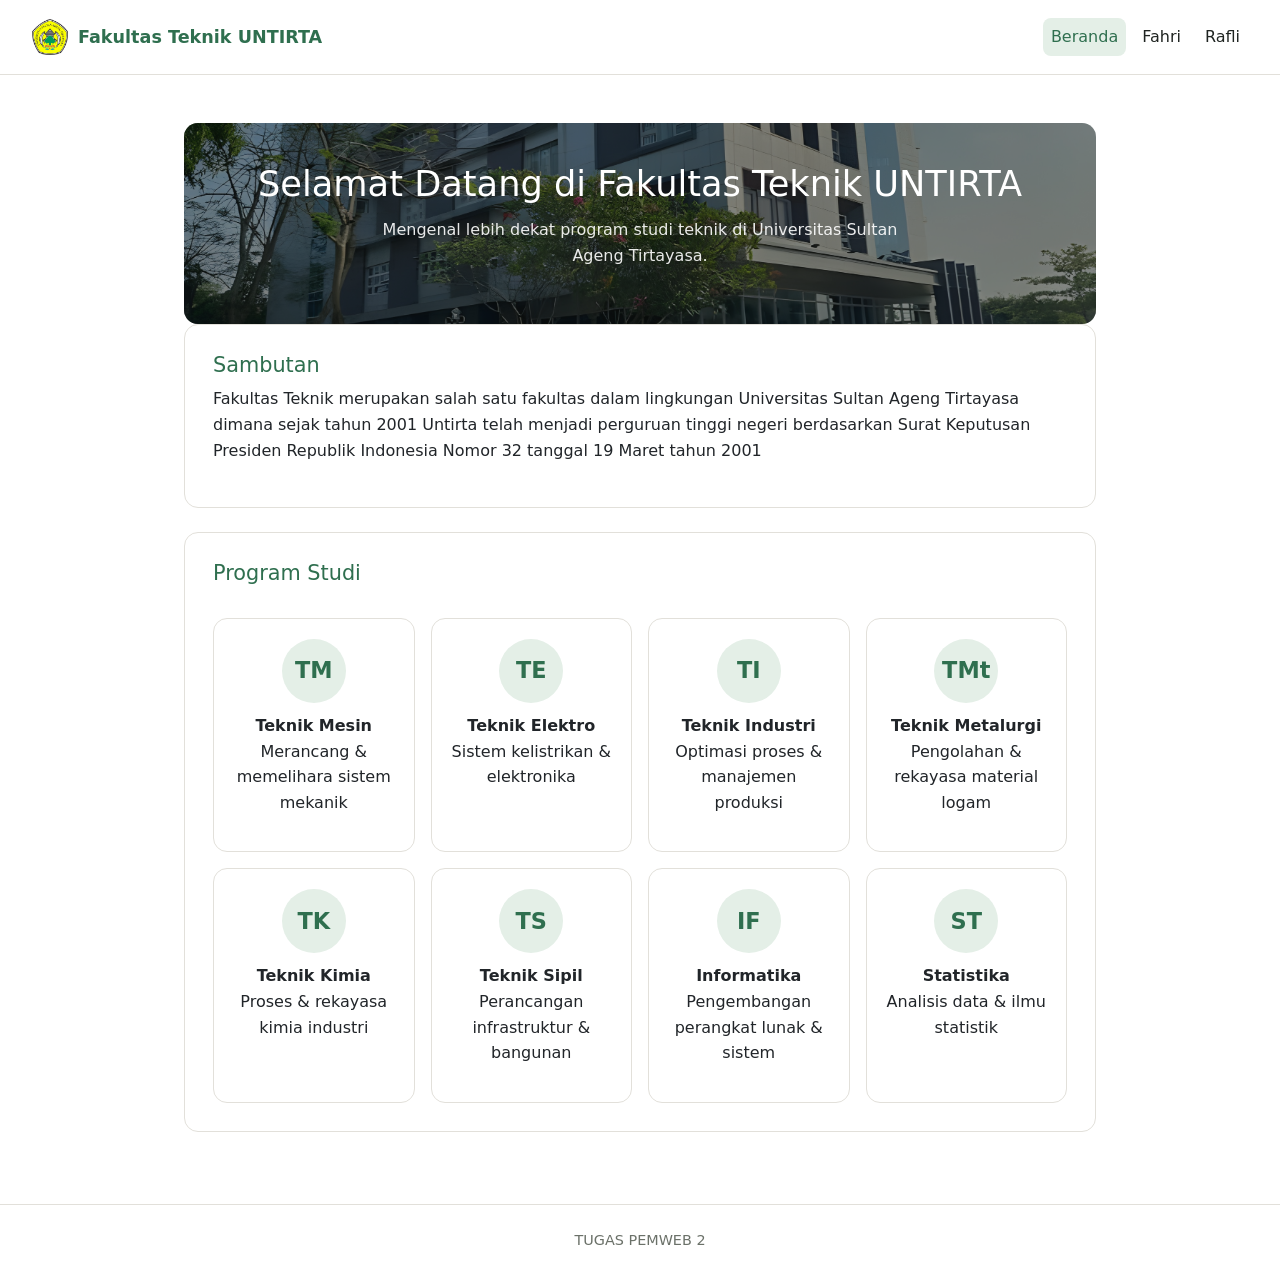
<file: index.html>
<!DOCTYPE html>
<html lang="id">
<head>
    <meta charset="UTF-8">
    <meta name="viewport" content="width=device-width, initial-scale=1.0">
    <title>Fakultas Teknik UNTIRTA</title>
    <link rel="stylesheet" href="https://cdn.jsdelivr.net/npm/bootstrap@5.3.3/dist/css/bootstrap.min.css">
    <link rel="stylesheet" href="style.css">
</head>
<body>
    <header class="site-header">
        <nav class="navbar navbar-expand-lg">
            <div class="container-fluid px-0">
                <a class="navbar-brand logo" href="index.html">
                    <img src="logo.png" alt="Logo Fakultas Teknik UNTIRTA">
                    Fakultas Teknik UNTIRTA
                </a>
                <button class="navbar-toggler" type="button" data-bs-toggle="collapse" data-bs-target="#mainNav" aria-controls="mainNav" aria-expanded="false" aria-label="Toggle navigation">
                    <span class="navbar-toggler-icon"></span>
                </button>
                <div class="collapse navbar-collapse" id="mainNav">
                    <ul class="navbar-nav ms-auto main-nav">
                        <li class="nav-item"><a href="index.html" class="nav-link active">Beranda</a></li>
                        <li class="nav-item"><a href="fahri.html" class="nav-link">Fahri</a></li>
                        <li class="nav-item"><a href="rafli.html" class="nav-link">Rafli</a></li>
                    </ul>
                </div>
            </div>
        </nav>
    </header>

    <main>
        <section class="hero" style="background-image: url('./UNTIRTAIMG_upscaled.jpeg');">
            <h1>Selamat Datang di Fakultas Teknik UNTIRTA</h1>
            <p>Mengenal lebih dekat program studi teknik di Universitas Sultan Ageng Tirtayasa.</p>
        </section>

        <section class="card">
            <h2>Sambutan</h2>
            <p>
                Fakultas Teknik merupakan salah satu fakultas dalam lingkungan Universitas Sultan Ageng Tirtayasa
                dimana sejak tahun 2001 Untirta telah menjadi perguruan tinggi negeri
                berdasarkan Surat Keputusan Presiden Republik Indonesia Nomor 32 tanggal 19 Maret tahun 2001
            </p>
        </section>

        <section class="card">
            <h2>Program Studi</h2>
            <div class="row g-3 team-list">
                <div class="col-6 col-md-3 team-col">
                    <div class="team-member">
                        <div class="avatar">TM</div>
                        <strong>Teknik Mesin</strong>
                        <p>Merancang &amp; memelihara sistem mekanik</p>
                    </div>
                </div>
                <div class="col-6 col-md-3 team-col">
                    <div class="team-member">
                        <div class="avatar">TE</div>
                        <strong>Teknik Elektro</strong>
                        <p>Sistem kelistrikan &amp; elektronika</p>
                    </div>
                </div>
                <div class="col-6 col-md-3 team-col">
                    <div class="team-member">
                        <div class="avatar">TI</div>
                        <strong>Teknik Industri</strong>
                        <p>Optimasi proses &amp; manajemen produksi</p>
                    </div>
                </div>
                <div class="col-6 col-md-3 team-col">
                    <div class="team-member">
                        <div class="avatar">TMt</div>
                        <strong>Teknik Metalurgi</strong>
                        <p>Pengolahan &amp; rekayasa material logam</p>
                    </div>
                </div>
                <div class="col-6 col-md-3 team-col">
                    <div class="team-member">
                        <div class="avatar">TK</div>
                        <strong>Teknik Kimia</strong>
                        <p>Proses &amp; rekayasa kimia industri</p>
                    </div>
                </div>
                <div class="col-6 col-md-3 team-col">
                    <div class="team-member">
                        <div class="avatar">TS</div>
                        <strong>Teknik Sipil</strong>
                        <p>Perancangan infrastruktur &amp; bangunan</p>
                    </div>
                </div>
                <div class="col-6 col-md-3 team-col">
                    <div class="team-member">
                        <div class="avatar">IF</div>
                        <strong>Informatika</strong>
                        <p>Pengembangan perangkat lunak &amp; sistem</p>
                    </div>
                </div>
                <div class="col-6 col-md-3 team-col">
                    <div class="team-member">
                        <div class="avatar">ST</div>
                        <strong>Statistika</strong>
                        <p>Analisis data &amp; ilmu statistik</p>
                    </div>
                </div>
            </div>
        </section>

    </main>

    <footer class="site-footer">
        TUGAS PEMWEB 2
    </footer>
    <script src="https://cdn.jsdelivr.net/npm/bootstrap@5.3.3/dist/js/bootstrap.bundle.min.js"></script>
</body>
</html>
</file>
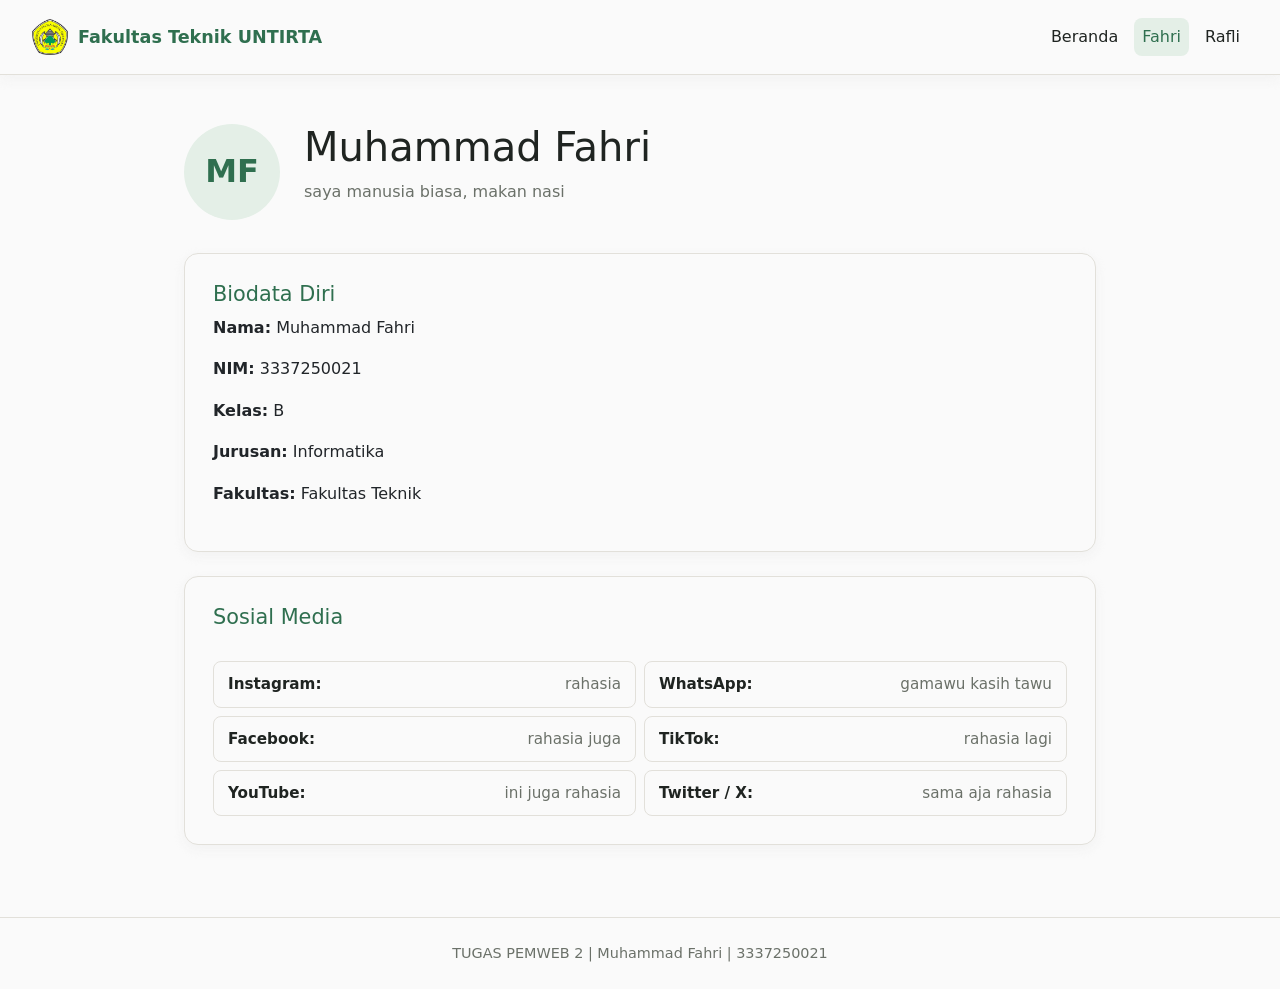
<file: fahri.html>
<!DOCTYPE html>
<html lang="id">
<head>
    <meta charset="UTF-8">
    <meta name="viewport" content="width=device-width, initial-scale=1.0">
    <title>Profil Anggota 1</title>
    <link rel="stylesheet" href="https://cdn.jsdelivr.net/npm/bootstrap@5.3.3/dist/css/bootstrap.min.css">
    <link rel="stylesheet" href="fahri.css">
</head>
<body>
    <header class="site-header">
        <nav class="navbar navbar-expand-lg">
            <div class="container-fluid px-0">
                <a class="navbar-brand logo" href="index.html">
                    <img src="logo.png" alt="Logo Fakultas Teknik UNTIRTA">
                    Fakultas Teknik UNTIRTA
                </a>
                <button class="navbar-toggler" type="button" data-bs-toggle="collapse" data-bs-target="#mainNav" aria-controls="mainNav" aria-expanded="false" aria-label="Toggle navigation">
                    <span class="navbar-toggler-icon"></span>
                </button>
                <div class="collapse navbar-collapse" id="mainNav">
                    <ul class="navbar-nav ms-auto main-nav">
                        <li class="nav-item"><a href="index.html" class="nav-link">Beranda</a></li>
                        <li class="nav-item"><a href="fahri.html" class="nav-link active">Fahri</a></li>
                        <li class="nav-item"><a href="rafli.html" class="nav-link">Rafli</a></li>
                    </ul>
                </div>
            </div>
        </nav>
    </header>

    <main>
        <div class="profile-header">
            <div class="avatar">MF</div>
            <div>
                <h1>Muhammad Fahri</h1>
                <p style="color: var(--text-muted); margin-top: 8px; max-width: 600px;">
                    saya manusia biasa, makan nasi
                </p>
            </div>
        </div>

        <section class="card">
            <h2>Biodata Diri</h2>
            <p><strong>Nama:</strong> Muhammad Fahri</p>
            <p><strong>NIM:</strong> 3337250021</p>
            <p><strong>Kelas:</strong> B</p>
            <p><strong>Jurusan:</strong> Informatika</p>
            <p><strong>Fakultas:</strong> Fakultas Teknik</p>
        </section>

        <section class="card">
            <h2>Sosial Media</h2>
            <div class="row g-2 social-grid">
                <div class="col-12 col-sm-6">
                    <div class="social-item">
                        <span class="social-label">Instagram:</span>
                        <span class="social-value">rahasia</span>
                    </div>
                </div>
                <div class="col-12 col-sm-6">
                    <div class="social-item">
                        <span class="social-label">WhatsApp:</span>
                        <span class="social-value">gamawu kasih tawu</span>
                    </div>
                </div>
                <div class="col-12 col-sm-6">
                    <div class="social-item">
                        <span class="social-label">Facebook:</span>
                        <span class="social-value">rahasia juga</span>
                    </div>
                </div>
                <div class="col-12 col-sm-6">
                    <div class="social-item">
                        <span class="social-label">TikTok:</span>
                        <span class="social-value">rahasia lagi</span>
                    </div>
                </div>
                <div class="col-12 col-sm-6">
                    <div class="social-item">
                        <span class="social-label">YouTube:</span>
                        <span class="social-value">ini juga rahasia</span>
                    </div>
                </div>
                <div class="col-12 col-sm-6">
                    <div class="social-item">
                        <span class="social-label">Twitter / X:</span>
                        <span class="social-value">sama aja rahasia</span>
                    </div>
                </div>
            </div>
        </section>
    </main>

    <footer class="site-footer">
        TUGAS PEMWEB 2 | Muhammad Fahri | 3337250021
    </footer>
<script src="https://cdn.jsdelivr.net/npm/bootstrap@5.3.3/dist/js/bootstrap.bundle.min.js"></script>
</body>
</html>
</file>
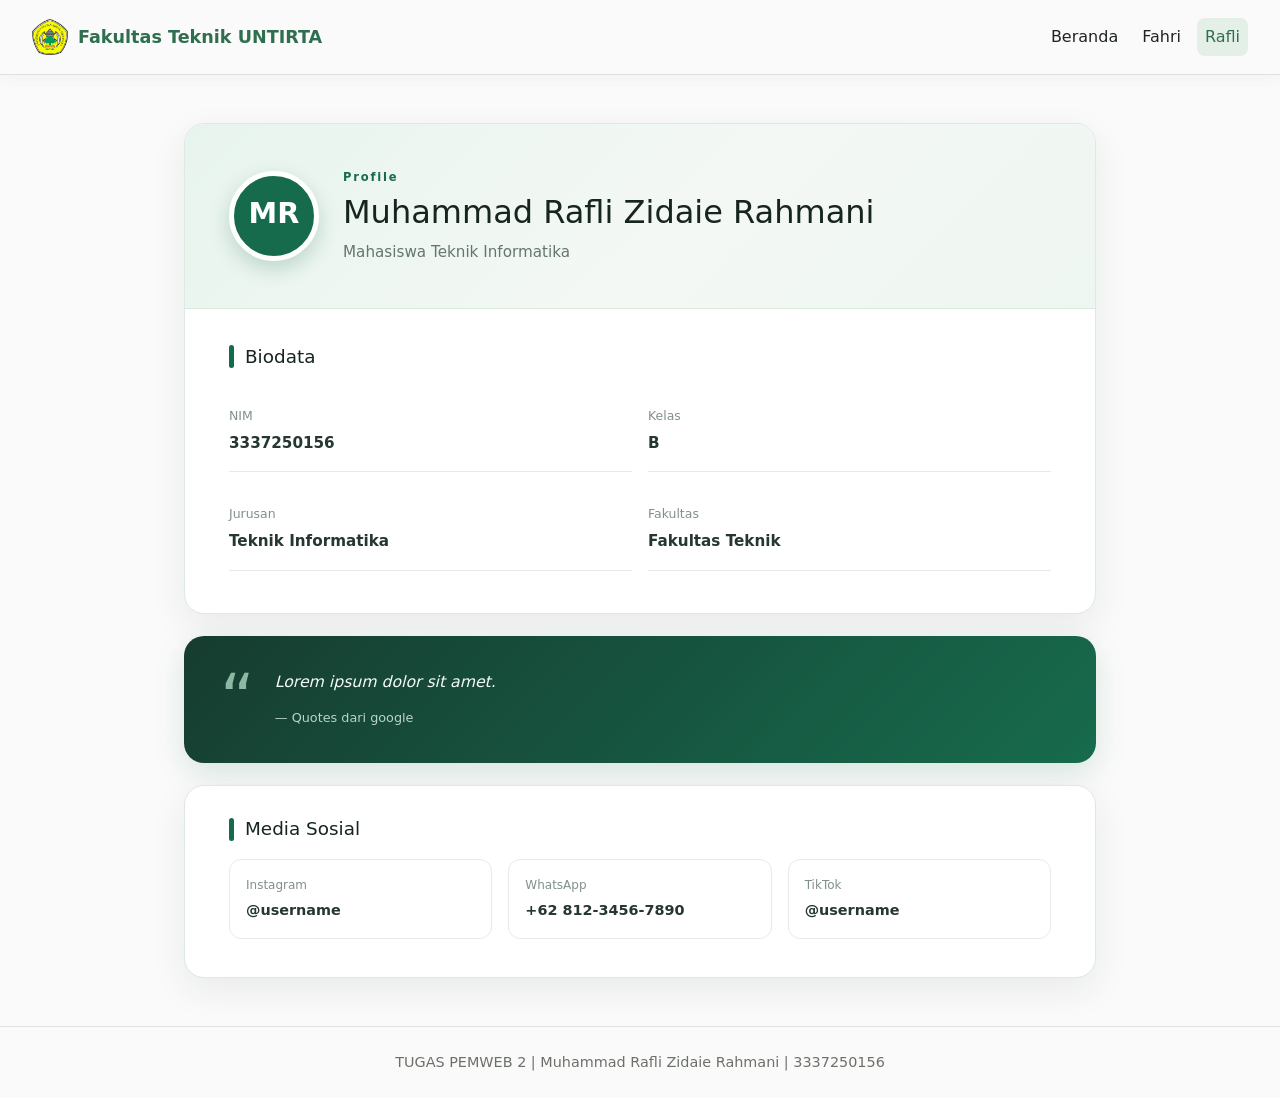
<file: rafli.html>
<!DOCTYPE html>
<html lang="id">
<head>
  <meta charset="UTF-8">
  <meta name="viewport" content="width=device-width, initial-scale=1.0">
  <title>Profil Anggota 2</title>
  <link rel="stylesheet" href="https://cdn.jsdelivr.net/npm/bootstrap@5.3.3/dist/css/bootstrap.min.css">
  <link rel="stylesheet" href="rafli.css">
</head>
<body>
  <header class="site-header">
    <nav class="navbar navbar-expand-lg">
      <div class="container-fluid px-0">
        <a class="navbar-brand logo" href="index.html">
          <img src="logo.png" alt="Logo Fakultas Teknik UNTIRTA">
          Fakultas Teknik UNTIRTA
        </a>
        <button class="navbar-toggler" type="button" data-bs-toggle="collapse" data-bs-target="#mainNav" aria-controls="mainNav" aria-expanded="false" aria-label="Toggle navigation">
          <span class="navbar-toggler-icon"></span>
        </button>
        <div class="collapse navbar-collapse" id="mainNav">
          <ul class="navbar-nav ms-auto main-nav">
            <li class="nav-item"><a href="index.html" class="nav-link">Beranda</a></li>
            <li class="nav-item"><a href="fahri.html" class="nav-link">Fahri</a></li>
            <li class="nav-item"><a href="rafli.html" class="nav-link active">Rafli</a></li>
          </ul>
        </div>
      </div>
    </nav>
  </header>
<main>
  <section class="biodata">
    <div class="identity">
      <div class="avatar">MR</div>
      <div class="identity-text">
        <span class="label">Profile</span>
        <h1>Muhammad Rafli Zidaie Rahmani</h1>
        <p>Mahasiswa Teknik Informatika</p>
      </div>
    </div>
    <div class="biodata-content">
      <div class="section-title">
        <span></span>
        <h2>Biodata</h2>
      </div>
      <div class="row g-3 info-grid">
        <div class="col-12 col-sm-6">
          <div class="info-item">
            <small>NIM</small>
            <strong>3337250156</strong>
          </div>
        </div>
        <div class="col-12 col-sm-6">
          <div class="info-item">
            <small>Kelas</small>
            <strong>B</strong>
          </div>
        </div>
        <div class="col-12 col-sm-6">
          <div class="info-item">
            <small>Jurusan</small>
            <strong>Teknik Informatika</strong>
          </div>
        </div>
        <div class="col-12 col-sm-6">
          <div class="info-item">
            <small>Fakultas</small>
            <strong>Fakultas Teknik</strong>
          </div>
        </div>
      </div>
    </div>
  </section>
  <section class="quote">
    <div class="quote-icon">“</div>
    <div>
      <p>
        Lorem ipsum dolor sit amet.
      </p>
      <span>— Quotes dari google</span>
    </div>
  </section>
  <section class="social-media">
    <div class="social-content">
      <div class="section-title">
        <span></span>
        <h2>Media Sosial</h2>
      </div>
      <div class="row g-3 social-grid">
        <div class="col-12 col-md-4">
          <a href="https://instagram.com/jokowi" target="_blank" class="social-item">
            <div class="social-item-text">
              <small>Instagram</small>
              <strong>@username</strong>
            </div>
          </a>
        </div>
        <div class="col-12 col-md-4">
          <a href="https://wa.me/0123456789" target="_blank" class="social-item">
            <div class="social-item-text">
              <small>WhatsApp</small>
              <strong>+62 812-3456-7890</strong>
            </div>
          </a>
        </div>
        <div class="col-12 col-md-4">
          <a href="https://www.tiktok.com/@mrbeast" target="_blank" class="social-item">
            <div class="social-item-text">
              <small>TikTok</small>
              <strong>@username</strong>
            </div>
          </a>
        </div>
      </div>
    </div>
  </section>
</main>
  <footer class="site-footer">
    TUGAS PEMWEB 2 | Muhammad Rafli Zidaie Rahmani | 3337250156
  </footer>

  <script src="https://cdn.jsdelivr.net/npm/bootstrap@5.3.3/dist/js/bootstrap.bundle.min.js"></script>
</body>
</html>
</file>
<file: style.css>
:root {
    --bg: #ffffff;
    --bg-card: #ffffff;
    --text-main: #1f2421;
    --text-muted: #6b7169;
    --accent: #2f6f4f;
    --accent-soft: #e4efe7;
    --border: #e2e0da;
    --radius: 14px;
}

* {
    box-sizing: border-box;
}

body {
    margin: 0;
    font-family: "Segoe UI", system-ui, -apple-system, sans-serif;
    background: var(--bg);
    color: var(--text-main);
    line-height: 1.6;
}

header.site-header {
    background: var(--bg-card);
    border-bottom: 1px solid var(--border);
    padding: 14px 32px;
    position: sticky;
    top: 0;
    z-index: 10;
}

header.site-header .navbar {
    padding: 0;
}

.navbar-brand.logo {
    font-weight: 700;
    font-size: 1.1rem;
    color: var(--accent);
    display: flex;
    align-items: center;
    gap: 10px;
}

.navbar-brand.logo:hover {
    color: var(--accent);
}

.navbar-brand.logo img {
    width: 36px;
    height: 36px;
    object-fit: contain;
}

.navbar-toggler {
    border-color: var(--border);
    padding: 4px 8px;
}

.navbar-toggler:focus {
    box-shadow: 0 0 0 0.2rem var(--accent-soft);
}

.main-nav {
    gap: 8px;
}

.main-nav .nav-link {
    text-decoration: none;
    color: var(--text-main);
    font-weight: 500;
    padding: 6px 10px;
    border-radius: 8px;
    transition: background 0.2s ease, color 0.2s ease;
}

.main-nav .nav-link:hover,
.main-nav .nav-link.active {
    background: var(--accent-soft);
    color: var(--accent);
}

main {
    max-width: 960px;
    margin: 0 auto;
    padding: 48px 24px;
}

.hero {
    text-align: center;
    padding: 40px 20px 56px;
    position: relative;
    background-size: cover;
    background-position: center;
    background-repeat: no-repeat;
    border-radius: var(--radius);
    overflow: hidden;
    isolation: isolate;
}

.hero::before {
    content: "";
    position: absolute;
    inset: 0;
    background: rgba(15, 20, 17, 0.5);
    z-index: -1;
}

.hero h1 {
    font-size: 2.2rem;
    margin-bottom: 12px;
    color: #ffffff;
}

.hero p {
    color: rgba(255, 255, 255, 0.9);
    max-width: 560px;
    margin: 0 auto;
}

.card {
    background: var(--bg-card);
    border: 1px solid var(--border);
    border-radius: var(--radius);
    padding: 28px;
    margin-bottom: 24px;
}

.card h2 {
    margin-top: 0;
    color: var(--accent);
    font-size: 1.3rem;
}

.team-list {
    margin-top: 8px;
}

.team-member {
    display: flex;
    flex-direction: column;
    align-items: center;
    text-align: center;
    height: 100%;
    padding: 20px;
    border: 1px solid var(--border);
    border-radius: var(--radius);
    background: var(--bg-card);
}

.team-member .avatar {
    width: 64px;
    height: 64px;
    font-size: 1.4rem;
    margin: 0 auto 10px;
}

.avatar {
    border-radius: 50%;
    background: var(--accent-soft);
    color: var(--accent);
    display: flex;
    align-items: center;
    justify-content: center;
    font-weight: 700;
    flex-shrink: 0;
}

@media (max-width: 991.98px) {
    .navbar-collapse {
        margin-top: 12px;
        border-top: 1px solid var(--border);
        padding-top: 10px;
    }

    .main-nav {
        flex-direction: column;
    }
}

@media (max-width: 640px) {
    header.site-header {
        padding: 14px 20px;
    }

    main {
        padding: 32px 16px;
    }

    .hero h1 {
        font-size: 1.6rem;
    }

    .card {
        padding: 20px;
    }
}

footer.site-footer {
    text-align: center;
    padding: 24px;
    color: var(--text-muted);
    font-size: 0.9rem;
    border-top: 1px solid var(--border);
}
</file>
<file: fahri.css>
:root {
    --bg: #fafafa;
    --bg-card: #fafafa;
    --text-main: #1f2421;
    --text-muted: #6b7169;
    --accent: #2f6f4f;
    --accent-soft: #e4efe7;
    --border: #e2e0da;
    --radius: 14px;
    --shadow: 0 4px 12px rgba(240, 240, 240, 0.8);
}

* {
    box-sizing: border-box;
}

body {
    margin: 0;
    font-family: "Segoe UI", system-ui, -apple-system, sans-serif;
    background: var(--bg);
    color: var(--text-main);
    line-height: 1.6;
}

header.site-header {
    background: var(--bg-card);
    border-bottom: 1px solid var(--border);
    padding: 14px 32px;
    position: sticky;
    top: 0;
    z-index: 10;
    box-shadow: var(--shadow);
}

header.site-header .navbar {
    padding: 0;
}

.navbar-brand.logo {
    font-weight: 700;
    font-size: 1.1rem;
    color: var(--accent);
    display: flex;
    align-items: center;
    gap: 10px;
}

.navbar-brand.logo:hover {
    color: var(--accent);
}

.navbar-brand.logo img {
    width: 36px;
    height: 36px;
    object-fit: contain;
}

.navbar-toggler {
    border-color: var(--border);
    padding: 4px 8px;
}

.navbar-toggler:focus {
    box-shadow: 0 0 0 0.2rem var(--accent-soft);
}

.main-nav {
    gap: 8px;
}

.main-nav .nav-link {
    text-decoration: none;
    color: var(--text-main);
    font-weight: 500;
    padding: 6px 10px;
    border-radius: 8px;
    transition: background 0.2s ease, color 0.2s ease;
}

.main-nav .nav-link:hover,
.main-nav .nav-link.active {
    background: var(--accent-soft);
    color: var(--accent);
}

main {
    max-width: 960px;
    margin: 0 auto;
    padding: 48px 24px;
}

.card {
    background: var(--bg-card);
    border: 1px solid var(--border);
    border-radius: var(--radius);
    padding: 28px;
    margin-bottom: 24px;
    box-shadow: var(--shadow);
}

.card h2 {
    margin-top: 0;
    color: var(--accent);
    font-size: 1.3rem;
}

.profile-header {
    display: flex;
    align-items: center;
    gap: 24px;
    margin-bottom: 32px;
}

.avatar {
    width: 96px;
    height: 96px;
    border-radius: 50%;
    background: var(--accent-soft);
    color: var(--accent);
    display: flex;
    align-items: center;
    justify-content: center;
    font-size: 2rem;
    font-weight: 700;
    flex-shrink: 0;
}

.profile-header h1 {
    margin: 0 0 4px;
}

.profile-header .role {
    color: var(--text-muted);
    margin: 0;
}

.social-grid {
    margin-top: 16px;
}

.social-item {
    display: flex;
    align-items: center;
    gap: 10px;
    padding: 10px 14px;
    background: var(--bg);
    border: 1px solid var(--border);
    border-radius: 8px;
}

.social-icon {
    font-size: 1.1rem;
}

.social-label {
    font-weight: 600;
    color: var(--text-main);
    font-size: 0.95rem;
}

.social-value {
    color: var(--text-muted);
    font-size: 0.95rem;
    margin-left: auto;
}

footer.site-footer {
    text-align: center;
    padding: 24px;
    color: var(--text-muted);
    font-size: 0.9rem;
    border-top: 1px solid var(--border);
}

@media (max-width: 991.98px) {
    .navbar-collapse {
        margin-top: 12px;
        border-top: 1px solid var(--border);
        padding-top: 10px;
    }

    .main-nav {
        flex-direction: column;
    }
}

@media (max-width: 640px) {
    header.site-header {
        padding: 14px 20px;
    }

    main {
        padding: 32px 16px;
    }

    .profile-header {
        flex-direction: column;
        text-align: center;
        gap: 14px;
    }

    .card {
        padding: 20px;
    }
}
</file>
<file: rafli.css>
:root {
  --bg: #fafafa;
  --bg-card: #fafafa;
  --text-main: #1f2421;
  --text-muted: #6b7169;
  --accent: #2f6f4f;
  --accent-soft: #e4efe7;
  --border: #e2e0da;
  --radius: 14px;
  --shadow: 0 4px 12px rgba(240, 240, 240, 0.8);
}

* {
  box-sizing: border-box;
}

body {
  margin: 0;
  font-family: "Segoe UI", system-ui, -apple-system, sans-serif;
  background: var(--bg);
  color: var(--text-main);
  line-height: 1.6;
}

header.site-header {
  background: var(--bg-card);
  border-bottom: 1px solid var(--border);
  padding: 14px 32px;
  position: sticky;
  top: 0;
  z-index: 10;
  box-shadow: var(--shadow);
}

header.site-header .navbar {
  padding: 0;
}

.navbar-brand.logo {
  font-weight: 700;
  font-size: 1.1rem;
  color: var(--accent);
  display: flex;
  align-items: center;
  gap: 10px;
}

.navbar-brand.logo:hover {
  color: var(--accent);
}

.navbar-brand.logo img {
  width: 36px;
  height: 36px;
  object-fit: contain;
}

.navbar-toggler {
  border-color: var(--border);
  padding: 4px 8px;
}

.navbar-toggler:focus {
  box-shadow: 0 0 0 0.2rem var(--accent-soft);
}

.main-nav {
  gap: 8px;
}

.main-nav .nav-link {
  text-decoration: none;
  color: var(--text-main);
  font-weight: 500;
  padding: 6px 10px;
  border-radius: 8px;
  transition: background 0.2s ease, color 0.2s ease;
}

.main-nav .nav-link:hover,
.main-nav .nav-link.active {
  background: var(--accent-soft);
  color: var(--accent);
}

main {
  max-width: 960px;
  margin: 0 auto;
  padding: 48px 24px;
}

footer.site-footer {
  text-align: center;
  padding: 24px;
  color: var(--text-muted);
  font-size: 0.9rem;
  border-top: 1px solid var(--border);
}

.biodata {
  background: #ffffff;
  border: 1px solid #dfe8e3;
  border-radius: 20px;
  overflow: hidden;
  margin-bottom: 22px;
  box-shadow: 0 12px 35px rgba(25, 55, 42, 0.08);
  transition: transform 0.25s ease, box-shadow 0.25s ease;
}

.biodata:hover {
  transform: translateY(-3px);
  box-shadow: 0 16px 40px rgba(25, 55, 42, 0.12);
}

.identity {
  display: flex;
  align-items: center;
  gap: 24px;
  padding: 44px;
  background: linear-gradient(135deg, #e7f4ed 0%, #f4f8f5 55%, #eef6f1 100%);
  border-bottom: 1px solid #dce9e1;
}

.identity .avatar {
  width: 90px;
  height: 90px;
  background: #176b4d;
  color: #ffffff;
  font-size: 1.8rem;
  font-weight: 700;
  text-align: center;
  line-height: 75px;
  box-shadow: 0 8px 20px rgba(23, 107, 77, 0.22);
  border: 5px solid #ffffff;
  border-radius: 50%;
  flex-shrink: 0;
}

.identity-text {
  flex: 1;
}

.identity-text .label {
  display: block;
  color: #176b4d;
  font-size: 0.72rem;
  font-weight: 700;
  letter-spacing: 1.8px;
  margin-bottom: 7px;
}

.identity-text h1 {
  margin: 0;
  font-size: 2rem;
  line-height: 1.2;
  color: #17251f;
}

.identity-text p {
  margin: 8px 0 0;
  color: #65766d;
  font-size: 0.95rem;
}

.biodata-content {
  padding: 36px 44px 42px;
}

.section-title {
  display: flex;
  align-items: center;
  gap: 11px;
  margin-bottom: 22px;
}

.section-title span {
  width: 5px;
  height: 23px;
  background: #176b4d;
  border-radius: 10px;
}

.section-title h2 {
  margin: 0;
  font-size: 1.15rem;
  color: #17251f;
}

.info-item {
  display: flex;
  flex-direction: column;
  gap: 5px;
  padding: 16px 0;
  border-bottom: 1px solid #e5ebe7;
}

.info-item small {
  color: #819088;
  font-size: 0.78rem;
}

.info-item strong {
  color: #26372f;
  font-size: 0.95rem;
}

.quote {
  display: flex;
  align-items: center;
  gap: 20px;
  background: linear-gradient(135deg, #163c30, #176b4d);
  color: #ffffff;
  border-radius: 20px;
  padding: 30px 36px;
  box-shadow: 0 10px 30px rgba(23, 107, 77, 0.15);
}

.quote-icon {
  font-size: 4.2rem;
  line-height: 1;
  color: #a9d8bf;
  opacity: 0.8;
}

.quote p {
  margin: 0 0 9px;
  color: #f4faf6;
  font-size: 0.98rem;
  line-height: 1.7;
  font-style: italic;
}

.quote span {
  font-size: 0.8rem;
  color: #b9d5c6;
}

.social-media {
  background: #ffffff;
  border: 1px solid #dfe8e3;
  border-radius: 20px;
  overflow: hidden;
  margin-top: 22px;
  box-shadow: 0 12px 35px rgba(25, 55, 42, 0.08);
}

.social-content {
  padding: 32px 44px 38px;
}

.social-content .section-title {
  margin-bottom: 18px;
}

.social-item {
  display: flex;
  align-items: center;
  gap: 14px;
  padding: 16px;
  border: 1px solid #e5ebe7;
  border-radius: 12px;
  text-decoration: none;
  height: 100%;
}

.social-item-text {
  display: flex;
  flex-direction: column;
  gap: 4px;
}

.social-item-text small {
  color: #819088;
  font-size: 0.75rem;
}

.social-item-text strong {
  color: #26372f;
  font-size: 0.9rem;
}

@media (max-width: 991.98px) {
  .navbar-collapse {
    margin-top: 12px;
    border-top: 1px solid var(--border);
    padding-top: 10px;
  }

  .main-nav {
    flex-direction: column;
  }
}

@media (max-width: 640px) {
  header.site-header {
    padding: 14px 20px;
  }

  main {
    padding: 32px 16px;
  }

  .identity {
    padding: 32px 24px;
    gap: 18px;
  }

  .identity .avatar {
    width: 72px;
    height: 72px;
    font-size: 1.4rem;
    line-height: 62px;
  }

  .identity-text h1 {
    font-size: 1.5rem;
  }

  .biodata-content {
    padding: 30px 24px 32px;
  }

  .quote {
    padding: 26px 24px;
    flex-direction: column;
    text-align: center;
  }

  .quote-icon {
    font-size: 3rem;
  }

  .social-content {
    padding: 24px;
  }
}
</file>
